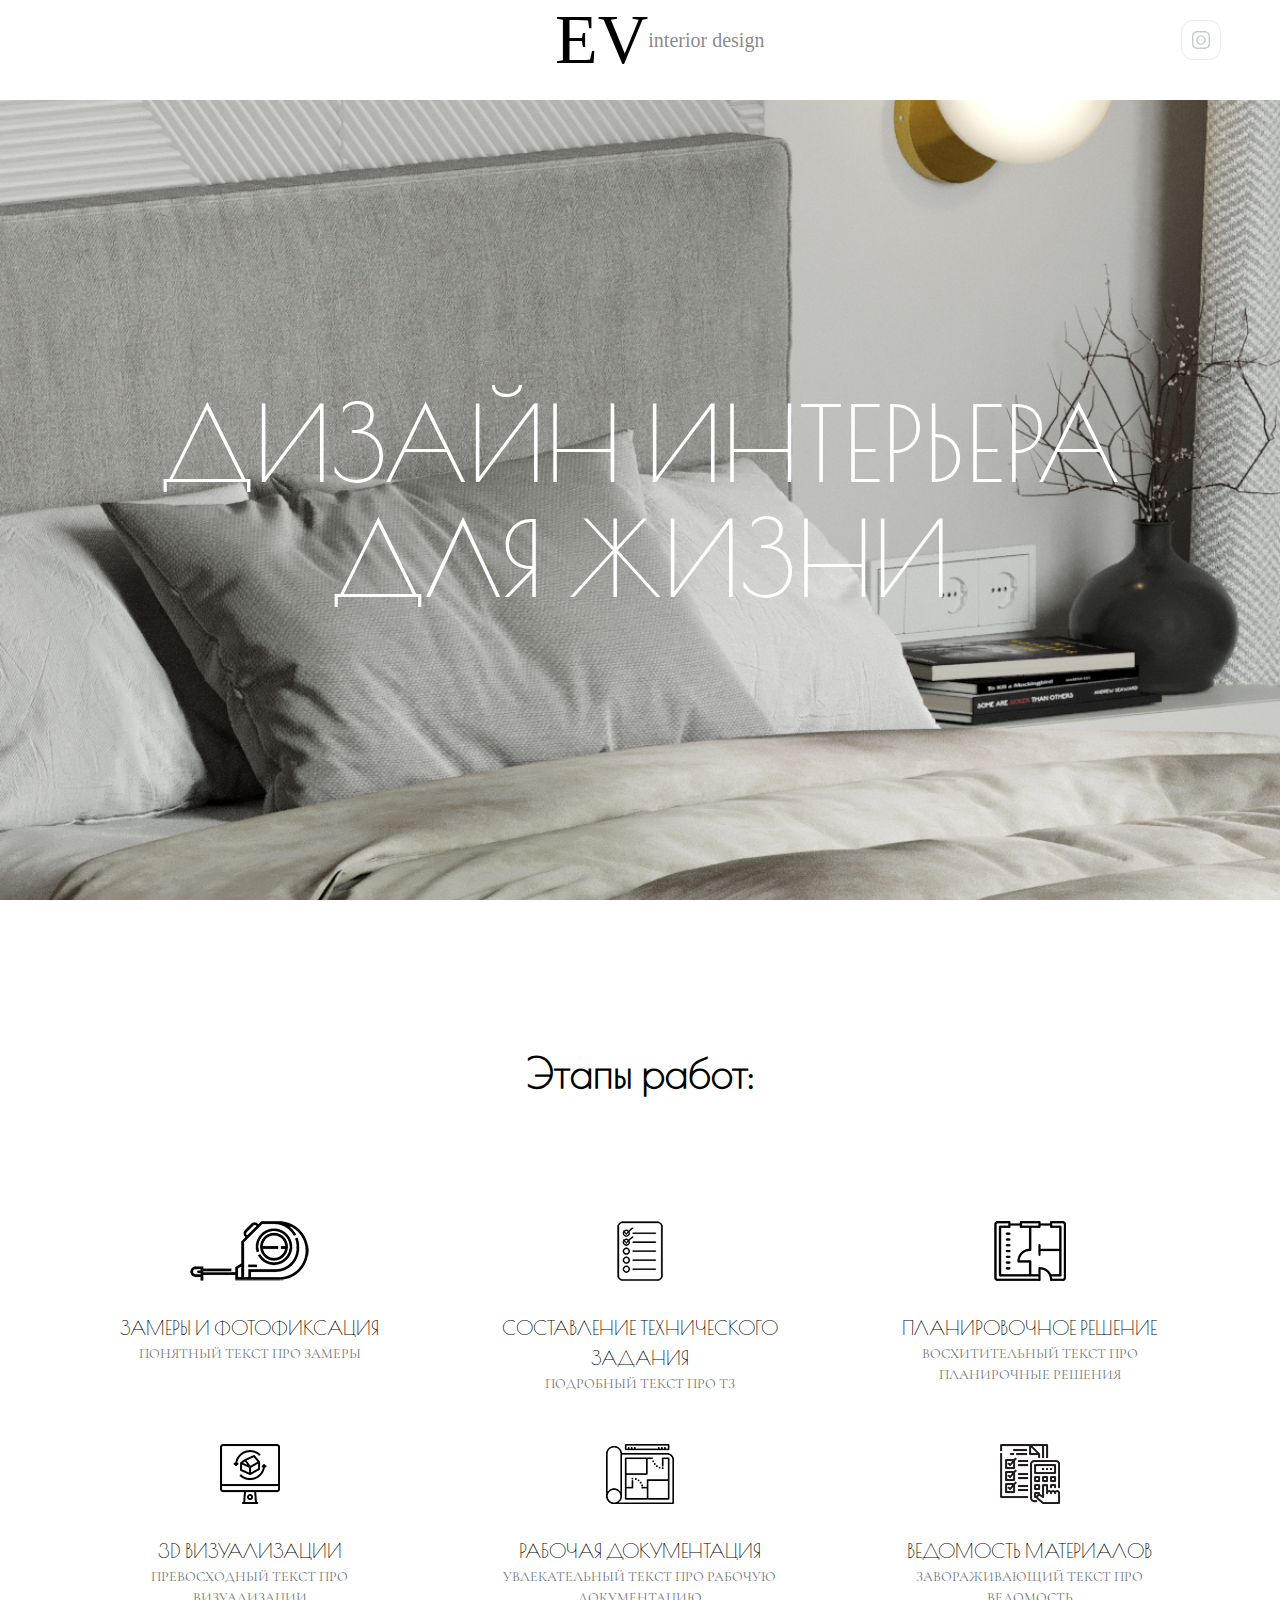
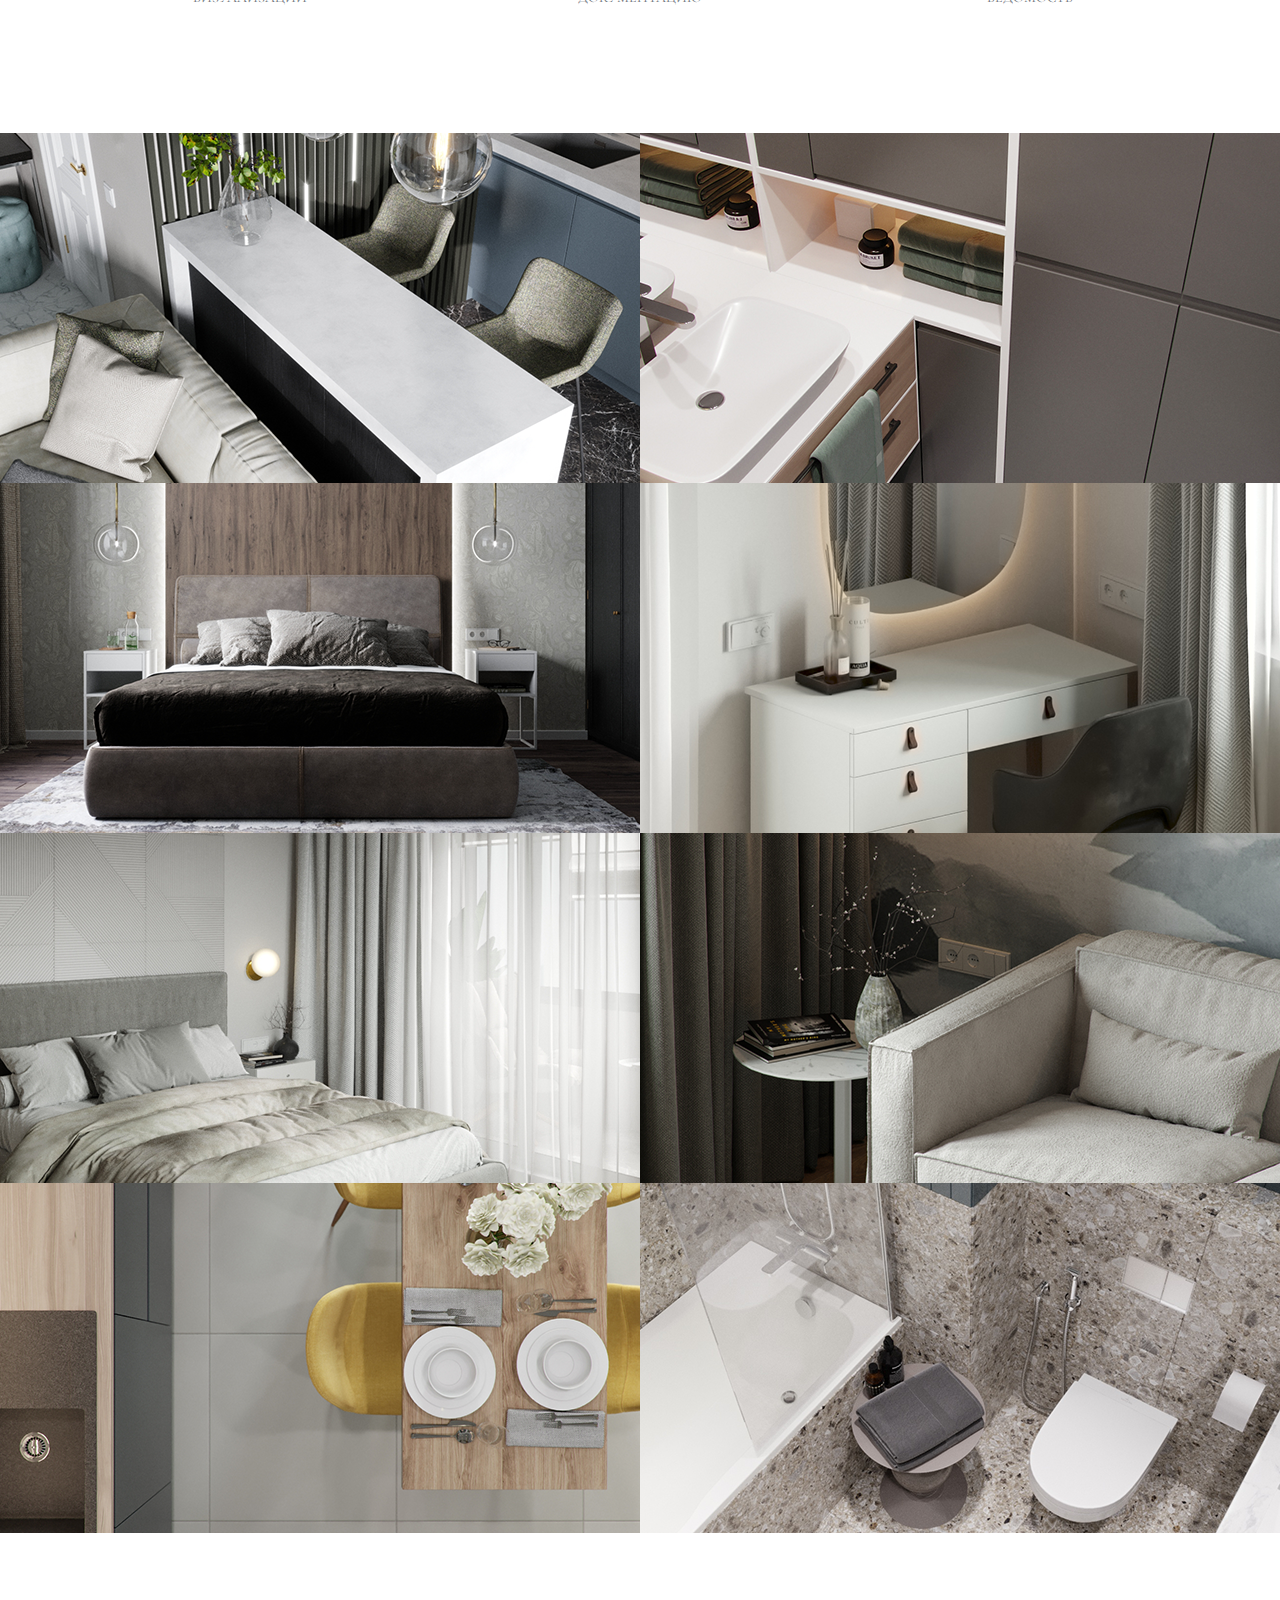
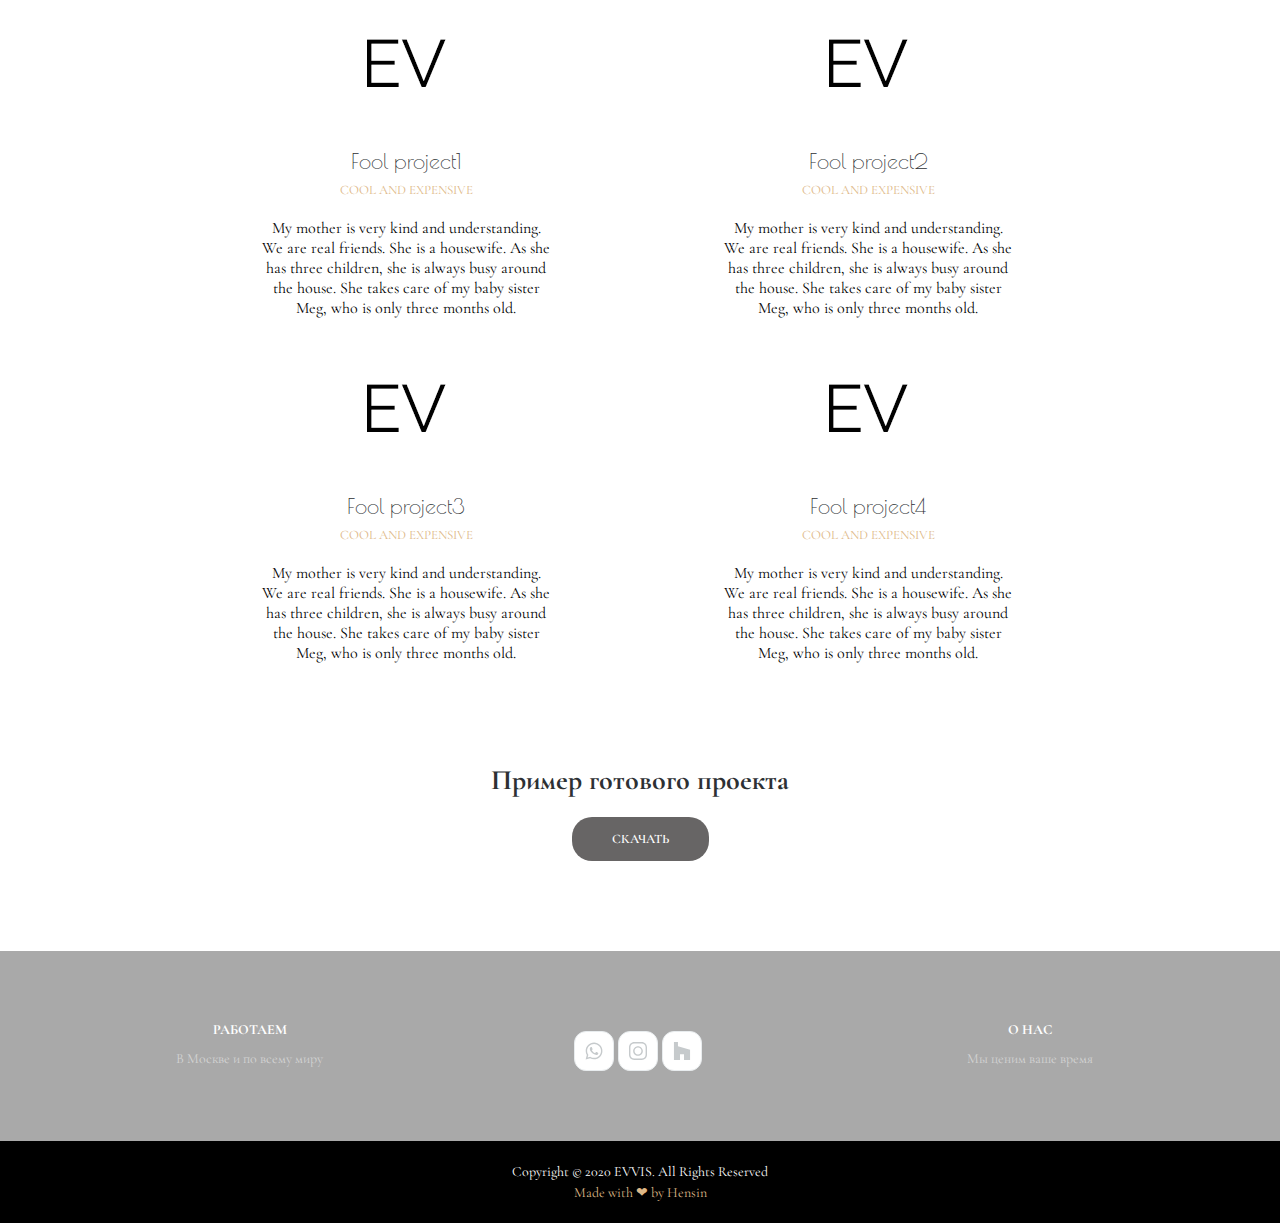
<file: index.html>
<!DOCTYPE html>
<html lang="en">

<head>
    <meta charset="UTF-8">
        <link rel="stylesheet" media="screen" href="https://fontlibrary.org/face/marapfhont" type="text/css" />
    <link rel="stylesheet" media="screen" href="https://fontlibrary.org/face/source-sans-pro" type="text/css" />

    <link href="https://fonts.googleapis.com/css2?family=Cormorant+Garamond:wght@300;400&family=Poiret+One&display=swap" rel="stylesheet">
    <link rel="stylesheet" href="style.css">
    <title>EvVis</title>

</head>

<body>
    <!--SPRITE-->
    <svg style="display: none;
">
        <symbol id="houzz" viewBox="0 0 24 24">
            <g>
                <path d="m14.681 24h8.069v-13.633l-16.151-4.621v-5.746h-5.349v24h8.069v-7.556h5.362z" /> </g>
        </symbol>
        <symbol id="instagram" viewBox="0 0 512 512">
            <g>
                <g>
                    <path d="M363.273,0H148.728C66.719,0,0,66.719,0,148.728v214.544C0,445.281,66.719,512,148.728,512h214.544
            C445.281,512,512,445.281,512,363.273V148.728C512,66.719,445.281,0,363.273,0z M472,363.272C472,423.225,423.225,472,363.273,472
            H148.728C88.775,472,40,423.225,40,363.273V148.728C40,88.775,88.775,40,148.728,40h214.544C423.225,40,472,88.775,472,148.728
            V363.272z" /> </g>
            </g>
            <g>
                <g>
                    <path d="M256,118c-76.094,0-138,61.906-138,138s61.906,138,138,138s138-61.906,138-138S332.094,118,256,118z M256,354
            c-54.037,0-98-43.963-98-98s43.963-98,98-98s98,43.963,98,98S310.037,354,256,354z" /> </g>
            </g>
        </symbol>
        <symbol id="whatsapp" viewBox="-23 -21 682 682.66669">
            <path d="m544.386719 93.007812c-59.875-59.945312-139.503907-92.9726558-224.335938-93.007812-174.804687 0-317.070312 142.261719-317.140625 317.113281-.023437 55.894531 14.578125 110.457031 42.332032 158.550781l-44.992188 164.335938 168.121094-44.101562c46.324218 25.269531 98.476562 38.585937 151.550781 38.601562h.132813c174.785156 0 317.066406-142.273438 317.132812-317.132812.035156-84.742188-32.921875-164.417969-92.800781-224.359376zm-224.335938 487.933594h-.109375c-47.296875-.019531-93.683594-12.730468-134.160156-36.742187l-9.621094-5.714844-99.765625 26.171875 26.628907-97.269531-6.269532-9.972657c-26.386718-41.96875-40.320312-90.476562-40.296875-140.28125.054688-145.332031 118.304688-263.570312 263.699219-263.570312 70.40625.023438 136.589844 27.476562 186.355469 77.300781s77.15625 116.050781 77.132812 186.484375c-.0625 145.34375-118.304687 263.59375-263.59375 263.59375zm144.585938-197.417968c-7.921875-3.96875-46.882813-23.132813-54.148438-25.78125-7.257812-2.644532-12.546875-3.960938-17.824219 3.96875-5.285156 7.929687-20.46875 25.78125-25.09375 31.066406-4.625 5.289062-9.242187 5.953125-17.167968 1.984375-7.925782-3.964844-33.457032-12.335938-63.726563-39.332031-23.554687-21.011719-39.457031-46.960938-44.082031-54.890626-4.617188-7.9375-.039062-11.8125 3.476562-16.171874 8.578126-10.652344 17.167969-21.820313 19.808594-27.105469 2.644532-5.289063 1.320313-9.917969-.664062-13.882813-1.976563-3.964844-17.824219-42.96875-24.425782-58.839844-6.4375-15.445312-12.964843-13.359374-17.832031-13.601562-4.617187-.230469-9.902343-.277344-15.1875-.277344-5.28125 0-13.867187 1.980469-21.132812 9.917969-7.261719 7.933594-27.730469 27.101563-27.730469 66.105469s28.394531 76.683594 32.355469 81.972656c3.960937 5.289062 55.878906 85.328125 135.367187 119.648438 18.90625 8.171874 33.664063 13.042968 45.175782 16.695312 18.984374 6.03125 36.253906 5.179688 49.910156 3.140625 15.226562-2.277344 46.878906-19.171875 53.488281-37.679687 6.601563-18.511719 6.601563-34.375 4.617187-37.683594-1.976562-3.304688-7.261718-5.285156-15.183593-9.253906zm0 0" fill-rule="evenodd" /> </symbol>
    </svg>
    <!--HEADER-->
    <header class="header">
        <div class="container">
            <div class="header__inner">
                <div class="header__logo"> EV </div>
                <div class="header__logo2"> interior design </div>
                  <a class="social__item" href="https://www.instagram.com/ev.msk.ru/?hl=en" target="_blank">
                            <svg class="social__icon">
                                <use xlink:href="#instagram"> </use>
                            </svg>
                        </a>
            </div>
        </div>



    </header>
    <!--/HEADER-->
    <!-----------INTRO--------------->
    <div class="intro">
        <div class="container">
            <div class="intro__inner">
                <h1 class="intro__title">
Дизайн интерьера для жизни</h1>  </div>
        </div>
    </div>
    <!-----------FEATURES------------>
    <div class="container">
        <!--container-->
        <div class="etaps">
            <h1>Этапы работ:</h1></div>
        <div class="features">
            <div class="features__item"> <img class="features__icon" src="images/features/1.png" alt="">
                <h4 class="features__title">
Замеры и фотофиксация</h4>
                <div class="features__text"> ПОНЯТНЫЙ ТЕКСТ ПРО ЗАМЕРЫ </div>
            </div>
            <div class="features__item"> <img class="features__icon" src="images/features/6.png" alt="">
                <h4 class="features__title">
Составление технического задания</h4>
                <div class="features__text"> ПОДРОБНЫЙ ТЕКСТ ПРО ТЗ </div>
            </div>
            <div class="features__item"> <img class="features__icon" src="images/features/5.png" alt="">
                <h4 class="features__title">
Планировочное решение</h4>
                <div class="features__text">ВОСХИТИТЕЛЬНЫЙ ТЕКСТ ПРО ПЛАНИРОЧНЫЕ РЕШЕНИЯ </div>
            </div>
            <div class="features__item"> <img class="features__icon" src="images/features/7.png" alt="">
                <h4 class="features__title">
3D Визуализации</h4>
                <div class="features__text"> ПРЕВОСХОДНЫЙ ТЕКСТ ПРО ВИЗУАЛИЗАЦИИ </div>
            </div>
            <div class="features__item"> <img class="features__icon" src="images/features/12.png" alt="">
                <h4 class="features__title">
Рабочая документация</h4>
                <div class="features__text"> УВЛЕКАТЕЛЬНЫЙ ТЕКСТ ПРО РАБОЧУЮ ДОКУМЕНТАЦИЮ </div>
            </div>
            <div class="features__item"> <img class="features__icon" src="images/features/15.png" alt="">
                <h4 class="features__title">Ведомость материалов</h4>
                <div class="features__text"> ЗАВОРАЖИВАЮЩИЙ ТЕКСТ ПРО ВЕДОМОСТЬ </div>
            </div>
        </div>
        <!--/features-->
    </div>
    <!--/container-->
    <!--WORKS-->
    <div class="works">
        <div class="works__item"> <img class="works__photo" src="images/works/1.png" alt="">
            <div class="works__content">
                <div class="works__title"> Project Name</div>
                <div class="works__text"> User Design </div>
            </div>
        </div>
        <div class="works__item"> <img class="works__photo" src="images/works/10.png" alt="">
            <div class="works__content">
                <div class="works__title"> Project Name</div>
                <div class="works__text"> User Design </div>
            </div>
        </div>
        <div class="works__item"> <img class="works__photo" src="images/works/3.png" alt="">
            <div class="works__content">
                <div class="works__title"> Project Name</div>
                <div class="works__text"> User Design </div>
            </div>
        </div>
        <div class="works__item"> <img class="works__photo" src="images/works/4.png" alt="">
            <div class="works__content">
                <div class="works__title"> Project Name</div>
                <div class="works__text"> User Design </div>
            </div>
        </div>
        <div class="works__item"> <img class="works__photo" src="images/works/6.png" alt="">
            <div class="works__content">
                <div class="works__title"> Project Name</div>
                <div class="works__text"> User Design </div>
            </div>
        </div>
        <div class="works__item"> <img class="works__photo" src="images/works/5.png" alt="">
            <div class="works__content">
                <div class="works__title"> Project Name</div>
                <div class="works__text"> User Design </div>
            </div>
        </div>
        <div class="works__item"> <img class="works__photo" src="images/works/7.png" alt="">
            <div class="works__content">
                <div class="works__title"> Project Name</div>
                <div class="works__text"> User Design </div>
            </div>
        </div>
        <div class="works__item"> <img class="works__photo" src="images/works/8.png" alt="">
            <div class="works__content">
                <div class="works__title"> Project Name</div>
                <div class="works__text"> User Design </div>
            </div>
        </div>
    </div>
    <!--/WORKS-->
    <!--COMPLECTS-->
    <div class="complects">
        <div class="container">
            <div class="complect__inner">
                <div class="complect__item"> <img class="complect__image" src="images/1.png" alt="">
                    <div class="complect__name">Fool project1</div>
                    <div class="complect__rang">Cool and expensive</div>
                    <div class="complect__text"></div>
                    <p>My mother is very kind and understanding. We are real friends. She is a housewife. As she has three children, she is always busy around the house. She takes care of my baby sister Meg, who is only three months old. </p>
                </div>
                <div class="complect__item"> <img class="complect__image" src="images/1.png" alt="">
                    <div class="complect__name">Fool project2</div>
                    <div class="complect__rang">Cool and expensive</div>
                    <div class="complect__text"></div>
                    <p>My mother is very kind and understanding. We are real friends. She is a housewife. As she has three children, she is always busy around the house. She takes care of my baby sister Meg, who is only three months old. </p>
                </div>
                <div class="complect__item"> <img class="complect__image" src="images/1.png" alt="">
                    <div class="complect__name">Fool project3</div>
                    <div class="complect__rang">Cool and expensive</div>
                    <div class="complect__text"></div>
                    <p>My mother is very kind and understanding. We are real friends. She is a housewife. As she has three children, she is always busy around the house. She takes care of my baby sister Meg, who is only three months old.</p>
                </div>
                <div class="complect__item"> <img class="complect__image" src="images/1.png" alt="">
                    <div class="complect__name">Fool project4</div>
                    <div class="complect__rang">Cool and expensive</div>
                    <div class="complect__text"></div>
                    <p>My mother is very kind and understanding. We are real friends. She is a housewife. As she has three children, she is always busy around the house. She takes care of my baby sister Meg, who is only three months old. </p>
                </div>
                <!--/complect__item-->
            </div>
            <!--/complect__inner-->
        </div>
        <!--/container-->
    </div>
    <!--/COMPLECTS-->
    <!--DOWNLOAD-->
    <div class="download">
        <div class="container">
            <h2 class="download__title">
                Пример готового проекта
            </h2>
            <div class="download__text">
                <p></p>
            </div> <a class="btn btn--red" href="download/Letniy_Sad_ITOG_26_03_20.pdf" download>Скачать</a> </div>
    </div>
    <!--/DOWNLOAD-->
    <!--FOOTER-->
    <footer class="footer">
        <div class="container">
            <div class="footer__inner">
                <div class="footer__block">
                    <h4 class="footer__title">
                       Работаем
                   </h4>
                    <div class="footer__text"> В Москве и по всему миру </div>
                </div>
                <div class="footer__block">
                    <h4 class="footer__title">
                       </h4>
                    <div class="social">
                        <a class="social__item" href="https://wa.me/79267563623" target="_blank">
                            <svg class="social__icon">
                                <use xlink:href="#whatsapp"> </use>
                            </svg>
                        </a>
                        <a class="social__item" href="https://www.instagram.com/ev.msk.ru/?hl=en" target="_blank">
                            <svg class="social__icon">
                                <use xlink:href="#instagram"> </use>
                            </svg>
                        </a>
                        <a class="social__item" href="https://www.houzz.ru/hznb/professionaly/dizaynery-interyera/ev-interior-design-pfvwus-pf~1637600043?" target="_blank">
                            <svg class="social__icon">
                                <use xlink:href="#houzz"> </use>
                            </svg>
                        </a>
                    </div>
                </div>
                <div class="footer__block">
                    <h4 class="footer__title">
                       О нас
                   </h4>
                    <div class="footer__text"> Мы ценим ваше время </div>
                </div>
            </div>
        </div>
        <div class="copyright">
            <div class="container">
                <div class="copyright__text">
                    <div>Copyright © 2020 EVVIS. All Rights Reserved</div>
                    <div> <span>Made with ❤ by Hensin</span></div>
                </div>
            </div>
        </div>
    </footer>




</body>

</html>
</file>
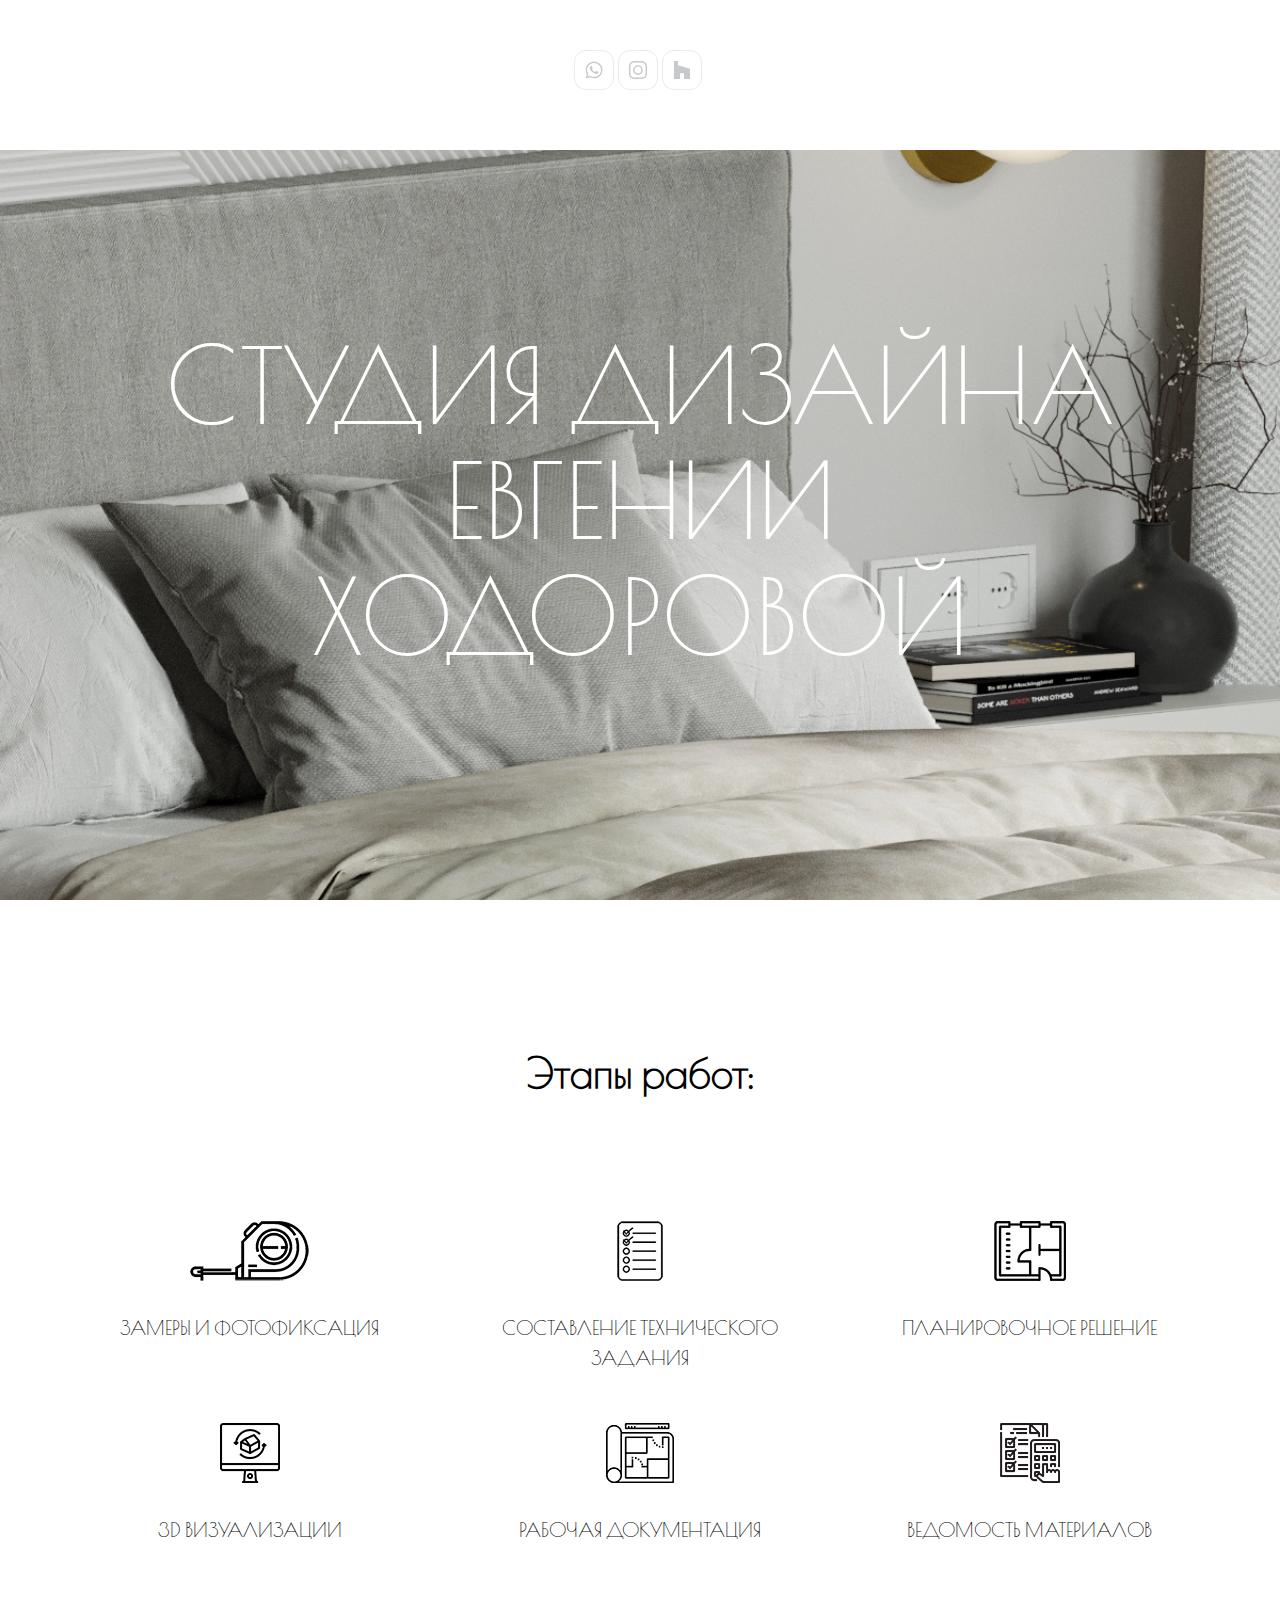
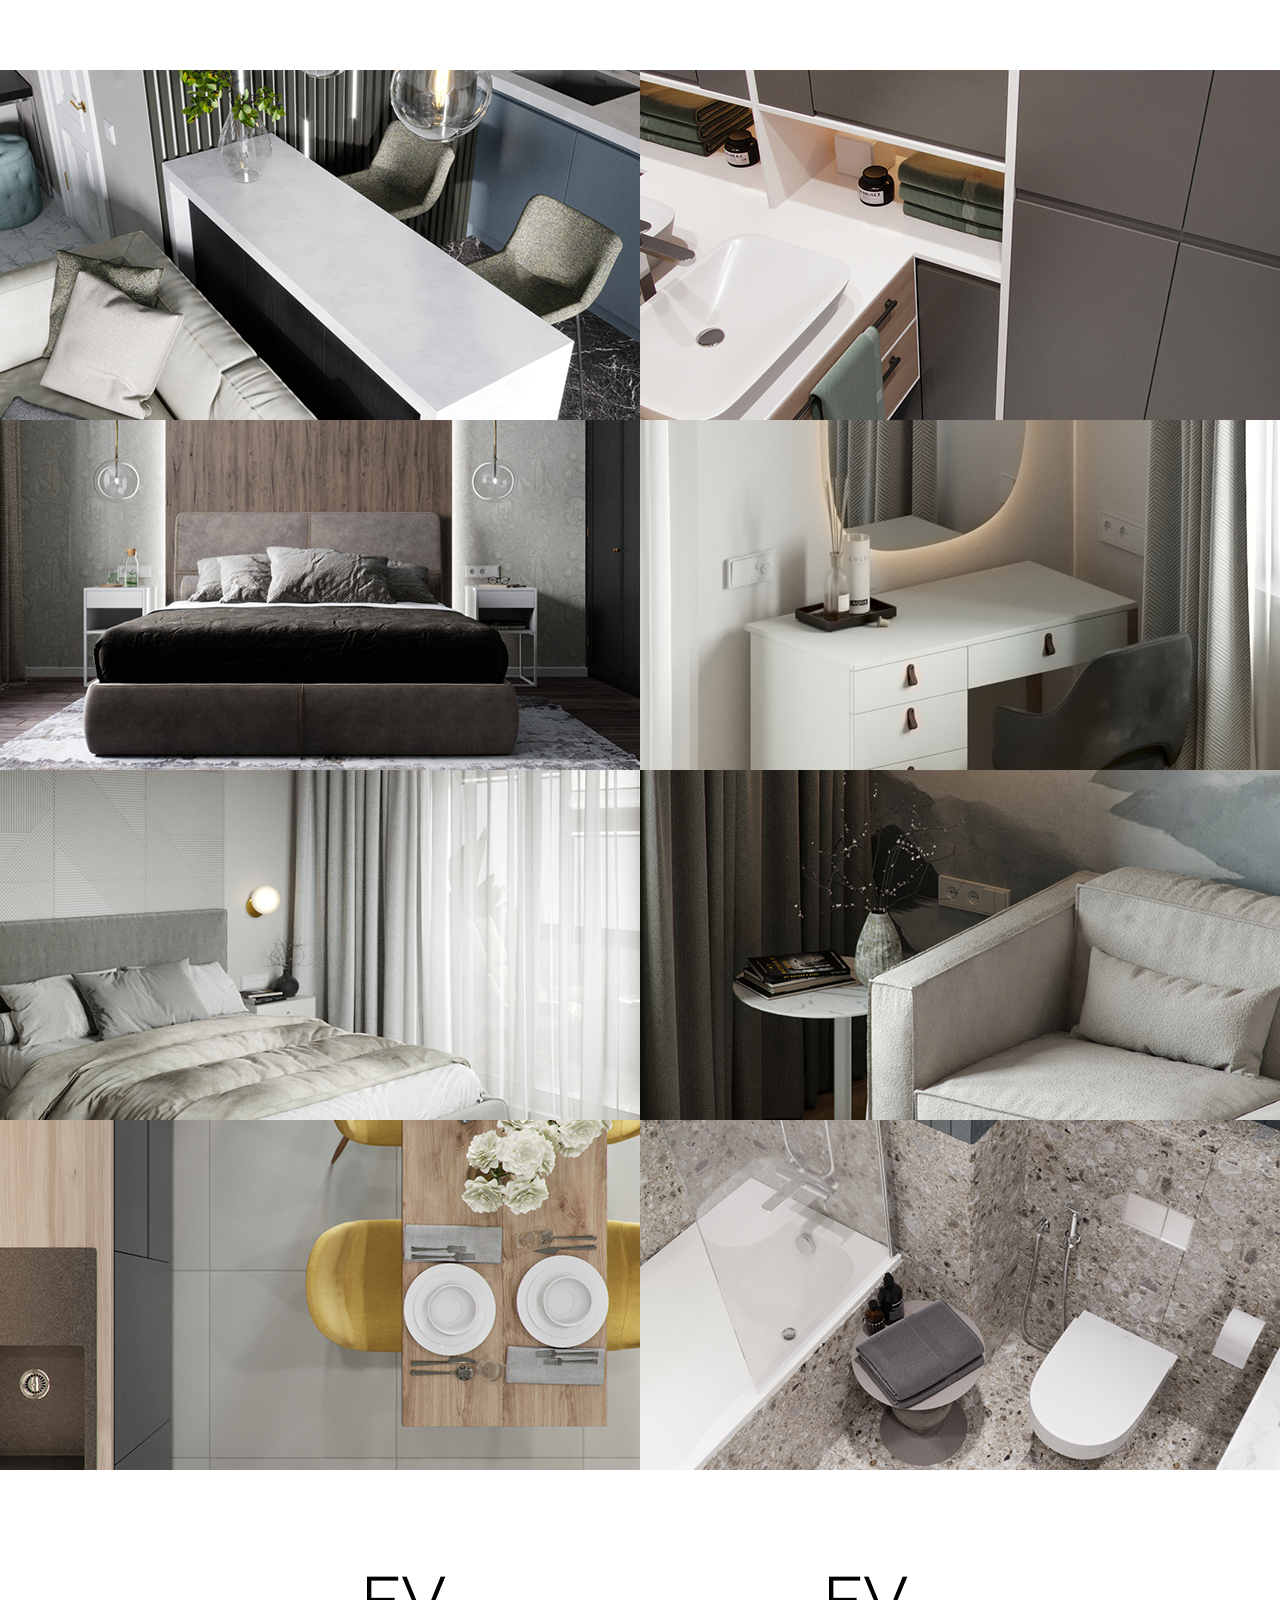
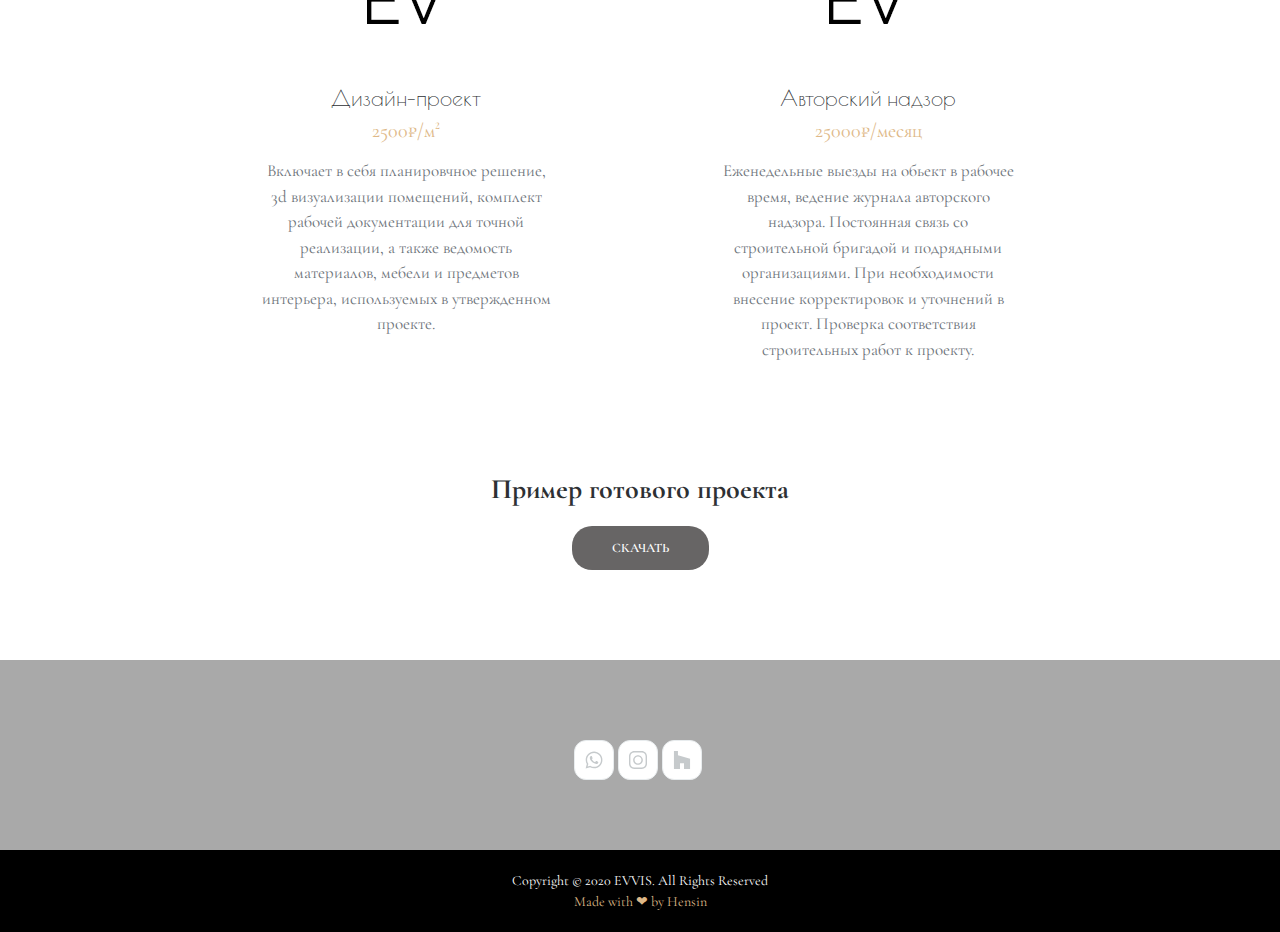
<file: EVVIS-PROJECT/index.html>
<!DOCTYPE html>
<html lang="en">

<head>
    <meta charset="UTF-8">
    <link rel="stylesheet" media="screen" href="https://fontlibrary.org/face/marapfhont" type="text/css" />
    <link rel="stylesheet" media="screen" href="https://fontlibrary.org/face/source-sans-pro" type="text/css" />
    <link href="https://fonts.googleapis.com/css2?family=Cinzel:wght@400;500;700&display=swap" rel="stylesheet">

    <link href="https://fonts.googleapis.com/css2?family=Cormorant+Garamond:wght@300;400&family=Poiret+One&display=swap"
        rel="stylesheet">
    <link rel="stylesheet" href="style.css">
    <title>EvVis</title>

</head>

<body>
    <!--SPRITE-->
    <svg style="display: none;
">
        <symbol id="houzz" viewBox="0 0 24 24">
            <g>
                <path d="m14.681 24h8.069v-13.633l-16.151-4.621v-5.746h-5.349v24h8.069v-7.556h5.362z" />
            </g>
        </symbol>
        <symbol id="instagram" viewBox="0 0 512 512">
            <g>
                <g>
                    <path d="M363.273,0H148.728C66.719,0,0,66.719,0,148.728v214.544C0,445.281,66.719,512,148.728,512h214.544
            C445.281,512,512,445.281,512,363.273V148.728C512,66.719,445.281,0,363.273,0z M472,363.272C472,423.225,423.225,472,363.273,472
            H148.728C88.775,472,40,423.225,40,363.273V148.728C40,88.775,88.775,40,148.728,40h214.544C423.225,40,472,88.775,472,148.728
            V363.272z" />
                </g>
            </g>
            <g>
                <g>
                    <path d="M256,118c-76.094,0-138,61.906-138,138s61.906,138,138,138s138-61.906,138-138S332.094,118,256,118z M256,354
            c-54.037,0-98-43.963-98-98s43.963-98,98-98s98,43.963,98,98S310.037,354,256,354z" />
                </g>
            </g>
        </symbol>
        <symbol id="whatsapp" viewBox="-23 -21 682 682.66669">
            <path
                d="m544.386719 93.007812c-59.875-59.945312-139.503907-92.9726558-224.335938-93.007812-174.804687 0-317.070312 142.261719-317.140625 317.113281-.023437 55.894531 14.578125 110.457031 42.332032 158.550781l-44.992188 164.335938 168.121094-44.101562c46.324218 25.269531 98.476562 38.585937 151.550781 38.601562h.132813c174.785156 0 317.066406-142.273438 317.132812-317.132812.035156-84.742188-32.921875-164.417969-92.800781-224.359376zm-224.335938 487.933594h-.109375c-47.296875-.019531-93.683594-12.730468-134.160156-36.742187l-9.621094-5.714844-99.765625 26.171875 26.628907-97.269531-6.269532-9.972657c-26.386718-41.96875-40.320312-90.476562-40.296875-140.28125.054688-145.332031 118.304688-263.570312 263.699219-263.570312 70.40625.023438 136.589844 27.476562 186.355469 77.300781s77.15625 116.050781 77.132812 186.484375c-.0625 145.34375-118.304687 263.59375-263.59375 263.59375zm144.585938-197.417968c-7.921875-3.96875-46.882813-23.132813-54.148438-25.78125-7.257812-2.644532-12.546875-3.960938-17.824219 3.96875-5.285156 7.929687-20.46875 25.78125-25.09375 31.066406-4.625 5.289062-9.242187 5.953125-17.167968 1.984375-7.925782-3.964844-33.457032-12.335938-63.726563-39.332031-23.554687-21.011719-39.457031-46.960938-44.082031-54.890626-4.617188-7.9375-.039062-11.8125 3.476562-16.171874 8.578126-10.652344 17.167969-21.820313 19.808594-27.105469 2.644532-5.289063 1.320313-9.917969-.664062-13.882813-1.976563-3.964844-17.824219-42.96875-24.425782-58.839844-6.4375-15.445312-12.964843-13.359374-17.832031-13.601562-4.617187-.230469-9.902343-.277344-15.1875-.277344-5.28125 0-13.867187 1.980469-21.132812 9.917969-7.261719 7.933594-27.730469 27.101563-27.730469 66.105469s28.394531 76.683594 32.355469 81.972656c3.960937 5.289062 55.878906 85.328125 135.367187 119.648438 18.90625 8.171874 33.664063 13.042968 45.175782 16.695312 18.984374 6.03125 36.253906 5.179688 49.910156 3.140625 15.226562-2.277344 46.878906-19.171875 53.488281-37.679687 6.601563-18.511719 6.601563-34.375 4.617187-37.683594-1.976562-3.304688-7.261718-5.285156-15.183593-9.253906zm0 0"
                fill-rule="evenodd" />
        </symbol>
    </svg>
    <!--HEADER-->
    <header class="header">
        <div class="container">
            <div class="header__inner">
                <div class="social_top">
                    <a class="social__item" href="https://wa.me/79267563623" target="_blank">
                        <svg class="social__icon">
                            <use xlink:href="#whatsapp"> </use>
                        </svg>
                    </a>
                    <a class="social__item" href="https://www.instagram.com/ev.msk.ru/?hl=en" target="_blank">
                        <svg class="social__icon">
                            <use xlink:href="#instagram"> </use>
                        </svg>
                    </a>
                    <a class="social__item"
                        href="https://www.houzz.ru/hznb/professionaly/dizaynery-interyera/ev-interior-design-pfvwus-pf~1637600043?"
                        target="_blank">
                        <svg class="social__icon">
                            <use xlink:href="#houzz"> </use>
                        </svg>
                    </a>
                </div>
            </div>
        </div>



    </header>
    <!--/HEADER-->
    <!-----------INTRO--------------->
    <div class="intro">
        <div class="container">
            <div class="intro__inner">
                <h1 class="intro__title">
                    Студия дизайна Евгении Ходоровой</h1>
            </div>
        </div>
    </div>
    <!-----------FEATURES------------>
    <div class="container">
        <!--container-->
        <div class="etaps">
            <h1>Этапы работ:</h1>
        </div>
        <div class="features">
            <div class="features__item"> <img class="features__icon" src="images/features/1.png" alt="">
                <h4 class="features__title">
                    Замеры и фотофиксация</h4>
                <div class="features__text"></div>
            </div>
            <div class="features__item"> <img class="features__icon" src="images/features/6.png" alt="">
                <h4 class="features__title">
                    Составление технического задания</h4>
                <div class="features__text"></div>
            </div>
            <div class="features__item"> <img class="features__icon" src="images/features/5.png" alt="">
                <h4 class="features__title">
                    Планировочное решение</h4>
                <div class="features__text"></div>
            </div>
            <div class="features__item"> <img class="features__icon" src="images/features/7.png" alt="">
                <h4 class="features__title">
                    3D Визуализации</h4>
                <div class="features__text"> </div>
            </div>
            <div class="features__item"> <img class="features__icon" src="images/features/12.png" alt="">
                <h4 class="features__title">
                    Рабочая документация</h4>
                <div class="features__text"></div>
            </div>
            <div class="features__item"> <img class="features__icon" src="images/features/15.png" alt="">
                <h4 class="features__title">Ведомость материалов</h4>
                <div class="features__text"></div>
            </div>
        </div>
        <!--/features-->
    </div>
    <!--/container-->
    <!--WORKS-->
    <div class="works">
        <div class="works__item"> <img class="works__photo" src="images/works/1.png" alt="">
            <div class="works__content">
                <div class="works__title"> Project Name</div>
                <div class="works__text"> User Design </div>
            </div>
        </div>
        <div class="works__item"> <img class="works__photo" src="images/works/10.png" alt="">
            <div class="works__content">
                <div class="works__title"> Project Name</div>
                <div class="works__text"> User Design </div>
            </div>
        </div>
        <div class="works__item"> <img class="works__photo" src="images/works/3.png" alt="">
            <div class="works__content">
                <div class="works__title"> Project Name</div>
                <div class="works__text"> User Design </div>
            </div>
        </div>
        <div class="works__item"> <img class="works__photo" src="images/works/4.png" alt="">
            <div class="works__content">
                <div class="works__title"> Project Name</div>
                <div class="works__text"> User Design </div>
            </div>
        </div>
        <div class="works__item"> <img class="works__photo" src="images/works/6.png" alt="">
            <div class="works__content">
                <div class="works__title"> Project Name</div>
                <div class="works__text"> User Design </div>
            </div>
        </div>
        <div class="works__item"> <img class="works__photo" src="images/works/5.png" alt="">
            <div class="works__content">
                <div class="works__title"> Project Name</div>
                <div class="works__text"> User Design </div>
            </div>
        </div>
        <div class="works__item"> <img class="works__photo" src="images/works/7.png" alt="">
            <div class="works__content">
                <div class="works__title"> Project Name</div>
                <div class="works__text"> User Design </div>
            </div>
        </div>
        <div class="works__item"> <img class="works__photo" src="images/works/8.png" alt="">
            <div class="works__content">
                <div class="works__title"> Project Name</div>
                <div class="works__text"> User Design </div>
            </div>
        </div>
    </div>
    <!--/WORKS-->
    <!--COMPLECTS-->
    <div class="complects">
        <div class="container">
            <div class="complect__inner">
                <div class="complect__item"> <img class="complect__image" src="images/1.png" alt="">
                    <div class="complect__name">Дизайн-проект</div>
                    <div class="complect__rang">2500₽/м²</div>
                    <div class="complect__text">Включает в себя планировчное решение, 3d визуализации помещений, комплект рабочей документации для точной реализации, а также ведомость материалов, мебели и предметов интерьера, используемых в утвержденном проекте.</div>
                    
                </div>
                <div class="complect__item"> <img class="complect__image" src="images/1.png" alt="">
                    <div class="complect__name">Авторский надзор</div>
                    <div class="complect__rang">25000₽/месяц</div>
                    <div class="complect__text">Еженедельные выезды на обьект в рабочее время, ведение журнала авторского надзора. Постоянная связь со строительной бригадой и подрядными организациями. При необходимости внесение корректировок и уточнений в проект. Проверка соответствия строительных работ к проекту. </div>
                    <p> </p>
                </div>
                
                <!--/complect__item-->
            </div>
            <!--/complect__inner-->
        </div>
        <!--/container-->
    </div>
    <!--/COMPLECTS-->
    <!--DOWNLOAD-->
    <div class="download">
        <div class="container">
            <h2 class="download__title">
                Пример готового проекта
            </h2>
            <div class="download__text">
                <p></p>
            </div> <a class="btn btn--red" href="download/Letniy_Sad_ITOG_26_03_20.pdf" download>Скачать</a>
        </div>
    </div>
    <!--/DOWNLOAD-->
    <!--FOOTER-->
    <footer class="footer">
        <div class="container">
            <div class="footer__inner">
                
                <div class="footer__block">
                    <h4 class="footer__title">
                    </h4>
                    <div class="social">
                        <a class="social__item" href="https://wa.me/79267563623" target="_blank">
                            <svg class="social__icon">
                                <use xlink:href="#whatsapp"> </use>
                            </svg>
                        </a>
                        <a class="social__item" href="https://www.instagram.com/ev.msk.ru/?hl=en" target="_blank">
                            <svg class="social__icon">
                                <use xlink:href="#instagram"> </use>
                            </svg>
                        </a>
                        <a class="social__item"
                            href="https://www.houzz.ru/hznb/professionaly/dizaynery-interyera/ev-interior-design-pfvwus-pf~1637600043?"
                            target="_blank">
                            <svg class="social__icon">
                                <use xlink:href="#houzz"> </use>
                            </svg>
                        </a>
                    </div>
                </div>
               
            </div>
        </div>
        <div class="copyright">
            <div class="container">
                <div class="copyright__text">
                    <div>Copyright © 2020 EVVIS. All Rights Reserved</div>
                    <div> <span>Made with ❤ by Hensin</span></div>
                </div>
            </div>
        </div>
    </footer>




</body>

</html>
</file>
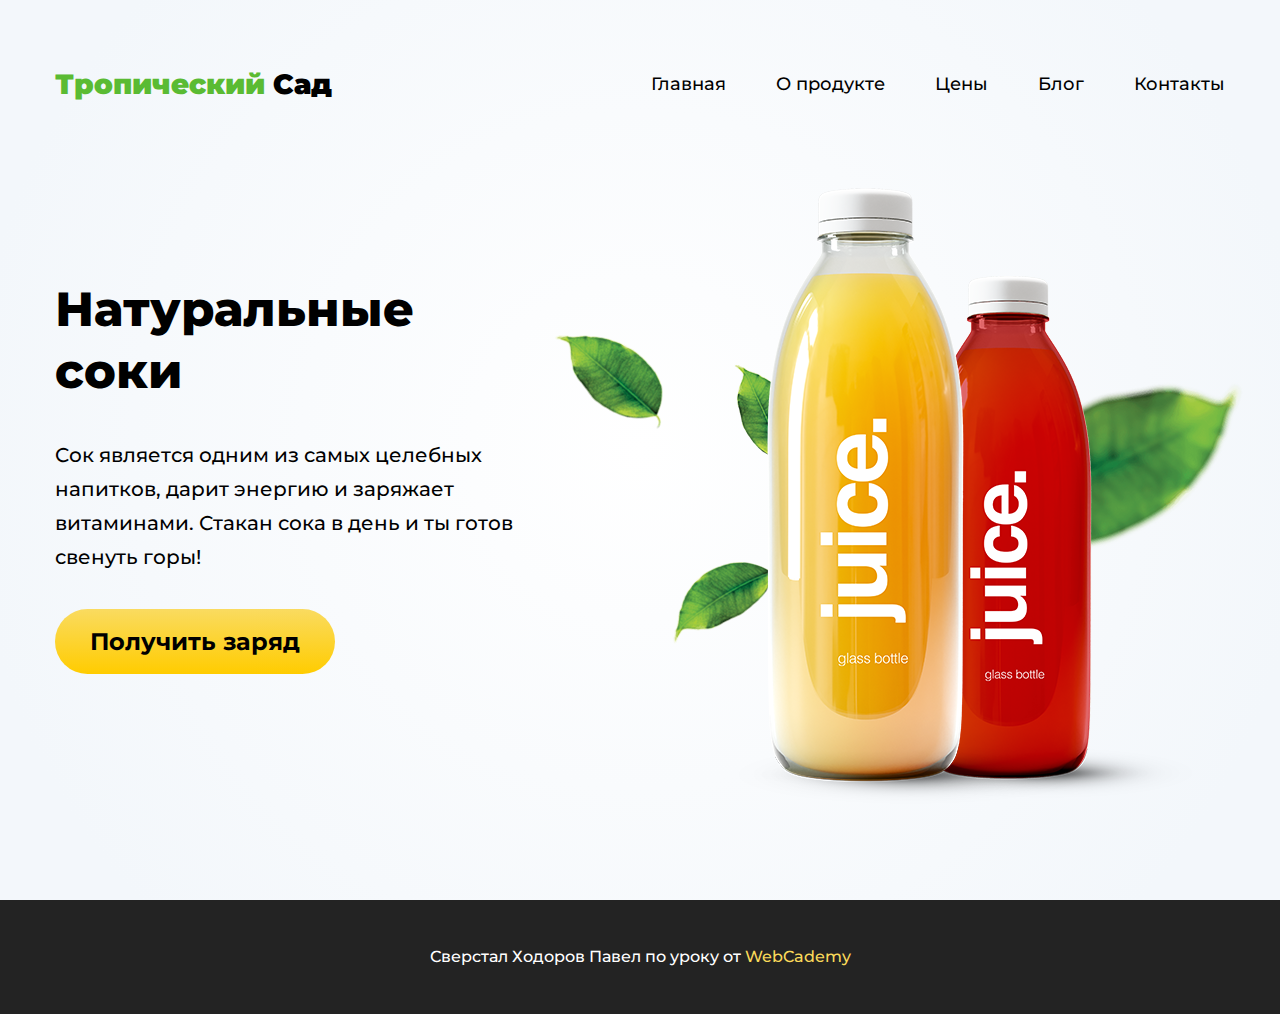
<file: JUICE-PROJECT/index.html>
<!DOCTYPE html>
<html lang="en">

<head>
    <meta charset="UTF-8">
    <meta name="viewport" content="width=device-width, initial-scale=1.0">
    <title>Document</title>
    <link rel="stylesheet" href="css/main.css">
    <link href="https://fonts.googleapis.com/css2?family=Montserrat:wght@500;700;800;900&display=swap" rel="stylesheet">
    <link rel="stylesheet" href="https://cdnjs.cloudflare.com/ajax/libs/font-awesome/5.14.0/css/all.min.css"
        integrity="sha512-1PKOgIY59xJ8Co8+NE6FZ+LOAZKjy+KY8iq0G4B3CyeY6wYHN3yt9PW0XpSriVlkMXe40PTKnXrLnZ9+fkDaog=="
        crossorigin="anonymous" />
</head>

<body>
    <header class="header">
        <div class="container">
            <nav class="nav-wrapper">

                <div class="logo"> <span> Тропический</span> Сад </div>
                <ul class="nav">
                    <li class="nav__item">
                        <a class="nav__link" href="#">Главная</a>
                    </li>
                    <li class="nav__item">
                        <a class="nav__link" href="#">О продукте</a>
                    </li>
                    <li class="nav__item">
                        <a class="nav__link" href="#">Цены</a>
                    </li>
                    <li class="nav__item">
                        <a class="nav__link" href="#">Блог</a>
                    </li>
                    <li class="nav__item">
                        <a class="nav__link" href="#">Контакты</a>
                    </li>

                </ul>
            </nav>
            <div class="header-content">
                <div class="header-desc">
                    <h1 class="header__title">Натуральные соки</h1>
                    <div class="header__text">
                        <p> Cок является одним из самых целебных напитков, дарит энергию и заряжает витаминами. Стакан
                            сока в день и ты готов свенуть горы!
                        </p>
                    </div>
                    <a href="#" class="header__btn">Получить заряд</a>



                </div>
                <div class="header-photo">
                    <img src="img/product.png" alt="Photo">
                </div>
            </div>
            <div class="header-social">
                <a class="header__social-item" href="#"><i class="fab fa-vk"></i></a>
                <a class="header__social-item" href="#"><i class="fab fa-instagram"></i></a>
                <a class="header__social-item" href="#"><i class="fab fa-twitter"></i></a>
                <a class="header__social-item" href="#"><i class="fab fa-facebook-f"></i></a>

            </div>
        </div>


    </header>
    <footer class="footer">
        <p> Сверстал Ходоров Павел по уроку от <a href="https://WebCademy.ru"> WebCademy</a></p>
    </footer>
</body>

</html>
</file>
<file: style.css>
body{
    margin:0;
   font-family: 'Cormorant Garamond', serif;
}

*,
*:before,
*:after
{
    box-sizing: border-box;
}

h1,
h2,
h3,
h4,
h5,
h6 {
    margin: 0;
}

p {
    margin: 0 0 10px;
}


/*===================CONTAINER=====================*/

.container {
    width: 100%;
    max-width: 1200px;
    margin: 0 auto;
    padding: 0 15px;
}


/*===================HEADER=====================*/

.header {
    width: 100%;
    height: 100px;
    position: absolute;
    left: 0;
    right: 0;
    z-index: 1000;
    background: #fff;
}

.header__inner {
    display: flex;
    justify-content: space-between;
    padding-bottom: 295px;
    align-items: center;
}

.header__logo {
    font-family: 'MarapfhontBook';
    font-weight: normal;
    font-style: normal;
    font-size: 70px;
    color: #000;
    margin-left: 500px;
}

.header__logo2 {
    font-family: 'SourceSansProRegular';
    font-weight: normal;
    font-style: normal;
    font-size: 20px;
    color: rgb(84, 84, 84, 0.7);
    margin-right: auto;

}
/*===================Intro=====================*/

.intro {
    display: flex;
    flex-direction: column;
    justify-content: center;
    height: 900px;
    padding-top: 100px;
    background: #000 url("images/2.png") center no-repeat;
    background-size: cover;
}

.intro__inner {
    width: 100%;
    max-width: 970px;
    margin: 0 auto;
    text-align: center;
}

.intro__title {
    font-family: 'Poiret One', cursive;
    font-size: 105px;
    color: #fff;
    line-height: 1.1;
    font-weight: 500;
    text-transform: uppercase;
    text-align: center;
    margin: 45px 0;
}


/*===================BUTTON=====================*/

.btn {
    display: inline-block;
    vertical-align: top;
    font-size: 13px;
    color: #fff;
    border: 0;
    cursor: pointer;
    border-radius: 20px;
    padding: 14px 40px;
    font-weight: 600;
    text-transform: uppercase;
    text-decoration: none;
    transition: background .1s linear;
}

.btn--red {
    background-color: rgba(38, 36, 36, 0.7)
}

.btn--red:hover {
    background-color: #3c3939;
    color: rgba(162, 143, 78, 0.5);
    transition: background .1s linear;
}


/*===================ETAPS=====================*/

.etaps {
    text-align: center;
    padding-top: 150px;
    font-family: 'Poiret One', cursive;
    font-size: 20px;
    color: #000;
}


/*===================FEATURES=====================*/

.features {
    display: flex;
    flex-wrap: wrap;
    margin: 100px 0;
    line-height: 1.5;
}

.features__item {
    padding: 0 40px;
    margin: 25px 0;
    width: 33.33333%;
    text-align: center;
}

.features__icon {
    margin-bottom: 25px;
}

.features__title {
    font-family: 'Poiret One', cursive;
    font-size: 20px;
    color: #000;
    font-weight: 400;
    text-transform: uppercase;
}

.features__text {
    font-size: 14px;
    line-height: 1.5;
    color: #6c7279;
}


/*===================WORKS=====================*/

.works {
    display: flex;
    flex-wrap: wrap;
}

.works__item {
    width: 25%;
    height: 350px;
    position: relative;
    overflow: hidden;
}

.works__item:hover .works__content {
    opacity: 1;
    border-bottom: 1px solid #fff;
    border-right: 1px solid #fff;
}

.works__photo {
    position: absolute;
    min-width: 100%;
    top: 50%;
    left: 50%;
    z-index: 1;
    transform: translate3d(-50%, -50%, 0);
}

.works__content {
    display: flex;
    flex-direction: column;
    justify-content: center;
    text-align: center;
    opacity: 0;
    width: 100%;
    height: 100%;
    background-color: rgba(162, 143, 78, 0.7);
    position: absolute;
    top: 0;
    left: 0;
    z-index: 2;
    transition: opacity .2s linear;
}

.works__title {
    margin-bottom: 5px;
    font-size: 25px;
    color: #fff;
    text-transform: uppercase;
    font-family: 'Poiret One', cursive;
}

.works__text {
    font-size: 18px;
    color: #fff;
    font-family: 'Cormorant Garamond', serif;
}


/*===================COMPLECTS=====================*/

.complects {
    margin: 50px 0;
    text-align: center;
}

.complect__inner {
    display: flex;
    flex-wrap: wrap;
    margin: 0 105px
}

.complect__item {
    width: 50%;
    padding: 0 45px;
}

.complect__image {
    margin-bottom: 10px;
    display: block;
    max-width: 100%;
    height: auto;
    margin: auto;
}

.complect__name {
    font-family: 'Poiret One', cursive;
    margin-bottom: 8px;
    font-size: 22px;
    color: #2d3033;
}

.complect__rang {
    margin-bottom: 15px;
    font-size: 13px;
    color: burlywood;
    text-transform: uppercase;
}

.complect__text {
    
    margin-bottom: 20px;
    font-size: 14px;
    color: #6c7279;
    line-height: 1.5;
}


/*===================DOWNLOAD=====================*/

.download {
    margin: 90px 0;
    text-align: center;
}

.download__title {
    margin-bottom: 5px;
    font-size: 28px;
    color:#2d3033;
    }

.download__text {
    font-family: 'Poiret One', cursive;
    margin-bottom: 20px;
    font-size: 13px;
    color: #2d3033;
    font-weight: 700;
}


/*===================SOCIAL=====================*/

.social {
    display: flex;
    justify-content: center;
}

.social__item {
    display: flex;
    border-radius: 12px;
    justify-content: center;
    align-items: center;
    width: 40px;
    height: 40px;
    border: 1px solid #e8ecee;
    margin-right: 4px;
    background-color: #fff;
    transition: background .1s linear;
}


.social__item:hover {
    background-color: #e8ecee;
}

.social__item:hover .social__icon {
    fill: #000;
}

.social__icon {
    fill: #c6cacc;
    height: 18px;
    display: block;
    transition: fill .1s linear;
}


/*===================FOOTER=====================*/

.footer {
    background-color: darkgrey;
}

.footer__inner {
    padding: 70px 0;
    display: flex;
    flex-wrap: wrap;
}

.footer__block {
    width: 33.33333%;
    text-align: center;
}

.footer__title {
    text-transform: uppercase;
    font-size: 14px;
    font-weight: 700;
    color: #fff;
    margin-bottom: 10px;
}

.footer__text {
    color: rgba(255, 255, 255, .5);
    font-style: normal;
    font-size: 14px;
    line-height: 1.5;
}


/*===================COPYRIGHT=====================*/

.copyright {
    padding: 20px 0;
    background-color: black;
}

.copyright__text {
    text-align: center;
    font-size: 14px;
    color: #fff;
    line-height: 1.5;
}

.copyright__text span {
    color: burlywood;
}


/*====================MEDIA=====================*/

@media(max-width:1366px) {
    .works__item {
        width: 50%
    }
    .complect__item {
        width: 45%;
        padding: 0 70px;
        margin-left: 30px;
        justify-content: center;
    }
    .header__logo {
        margin-left: 500px;
    }
}

@media(max-width:1024px) {
    .works__item {
        width: 50%;
    }
    .complect__item {
        width: 45%;
        padding: 0 70px;
        margin-left: 30px;

    }
    .header__logo {
        margin-left: 400px;
    }
}

@media(max-width:991px) {
   /*.nav {
        display: none;
    }
    .flat {
        display: block;
    }*/
    .intro__title {
        font-size: 40px;
    }
    .features__item {
        width: 50%;
    }
    .complect__item {
        width: 50%;
        text-align: center;
        margin-left: 200px;
    }
    .header__logo {
        margin-left: 400px;
    }
}

@media(max-width:767px) {
    .intro {
        height: auto;
    }
    .features__item {
        width: 100%;
        padding-left: 0;
        padding-right: 0;
    }
    .intro__title {
        font-size: 30px;
        margin-bottom: 30px;
    }
    .intro__inner {
        margin-bottom: 30px;
    }
    .works__item {
        width: 100%;
        height: 300px;
    }
    .complect__item {
        width: 100%;
    }
    .header__logo {
        margin-left: 400px;
    }
}

@media(max-width:375px) {
    .complect__image {
        margin: 130px;
    }
    .works__item {
        width: 100%;
    }
    .header__logo {
        margin-left: 400px;
    }
}
</file>
<file: EVVIS-PROJECT/style.css>
body {
    margin: 0;
    font-family: 'Cormorant Garamond', serif;
}

*,
*:before,
*:after {
    box-sizing: border-box;
}

h1,
h2,
h3,
h4,
h5,
h6 {
    margin: 0;
}

p {
    margin: 0 0 10px;
}


/*===================CONTAINER=====================*/

.container {
    width: 100%;
    max-width: 1200px;
    margin: 0 auto;
    padding: 0 15px;
}


/*===================HEADER=====================*/

.header {
    width: 100%;
    height: 150px;
    position: absolute;
    left: 0;
    right: 0;
    z-index: 1000;
    background: #fff;
    display: flex;
    justify-content: center;
    
}


.header__inner {
    display: flex;
    justify-content: center;
    padding-bottom: 295px;
    align-items: center;
    
}

.header__logo {
    font-family: 'Cinzel', serif;
    
    font-style: normal;
    font-size: 49px;

    color: #000;
    margin-left: 100px;
    margin-right: 100px;
    margin-top: 20px;
    font-weight: 400;
}

.header__logo_ev{
    font-family:'MarapfhontBook';
    letter-spacing: 1px ;
    margin-left: 90px;
    font-size: 80px;

    color: #000;

    margin-top: 20px;
    
}


/*===================Intro=====================*/

.intro {
    display: flex;
    flex-direction: column;
    justify-content: center;
    height: 900px;
    padding-top: 100px;
    background: #000 url("images/2.png") center no-repeat;
    background-size: cover;
}

.intro__inner {
    width: 100%;
    max-width: 970px;
    margin: 0 auto;
    text-align: center;
}

.intro__title {
    font-family: 'Poiret One', cursive;
    font-size: 105px;
    color: #fff;
    line-height: 1.1;
    font-weight: 500;
    text-transform: uppercase;
    text-align: center;
    margin: 45px 0;
}


/*===================BUTTON=====================*/

.btn {
    display: inline-block;
    vertical-align: top;
    font-size: 13px;
    color: #fff;
    border: 0;
    cursor: pointer;
    border-radius: 20px;
    padding: 14px 40px;
    font-weight: 600;
    text-transform: uppercase;
    text-decoration: none;
    transition: background .1s linear;
}

.btn--red {
    background-color: rgba(38, 36, 36, 0.7)
}

.btn--red:hover {
    background-color: #3c3939;
    color: rgba(162, 143, 78, 0.5);
    transition: background .1s linear;
}


/*===================ETAPS=====================*/

.etaps {
    text-align: center;
    padding-top: 150px;
    font-family: 'Poiret One', cursive;
    font-size: 20px;
    color: #000;
}


/*===================FEATURES=====================*/

.features {
    display: flex;
    flex-wrap: wrap;
    margin: 100px 0;
    line-height: 1.5;
}

.features__item {
    padding: 0 40px;
    margin: 25px 0;
    width: 33.33333%;
    text-align: center;
}

.features__icon {
    margin-bottom: 25px;
}

.features__title {
    font-family: 'Poiret One', cursive;
    font-size: 20px;
    color: #000;
    font-weight: 400;
    text-transform: uppercase;
}

.features__text {
    font-size: 14px;
    line-height: 1.5;
    color: #6c7279;
}


/*===================WORKS=====================*/

.works {
    display: flex;
    flex-wrap: wrap;
}

.works__item {
    width: 25%;
    height: 350px;
    position: relative;
    overflow: hidden;
}

.works__item:hover .works__content {
    opacity: 1;
    border-bottom: 1px solid #fff;
    border-right: 1px solid #fff;
}

.works__photo {
    position: absolute;
    min-width: 100%;
    top: 50%;
    left: 50%;
    z-index: 1;
    transform: translate3d(-50%, -50%, 0);
}

.works__content {
    display: flex;
    flex-direction: column;
    justify-content: center;
    text-align: center;
    opacity: 0;
    width: 100%;
    height: 100%;
    background-color: rgba(162, 143, 78, 0.7);
    position: absolute;
    top: 0;
    left: 0;
    z-index: 2;
    transition: opacity .2s linear;
}

.works__title {
    margin-bottom: 5px;
    font-size: 25px;
    color: #fff;
    text-transform: uppercase;
    font-family: 'Poiret One', cursive;
}

.works__text {
    font-size: 18px;
    color: #fff;
    font-family: 'Cormorant Garamond', serif;
}


/*===================COMPLECTS=====================*/

.complects {
    margin: 50px 0;
    text-align: center;
}

.complect__inner {
    display: flex;
    flex-wrap: wrap;
    margin: 0 105px
}

.complect__item {
    width: 50%;
    padding: 0 45px;
}

.complect__image {
    margin-bottom: 10px;
    display: block;
    max-width: 100%;
    height: auto;
    margin: auto;
}

.complect__name {
    font-family: 'Poiret One', cursive;
    margin-bottom: 8px;
    font-size: 22px;
    color: #2d3033;
}

.complect__rang {
    margin-bottom: 15px;
    font-size: 20px;
    color: burlywood;
   
}

.complect__text {

    margin-bottom: 20px;
    font-size: 17px;
    color: #6c7279;
    line-height: 1.5;
}


/*===================DOWNLOAD=====================*/

.download {
    margin: 90px 0;
    text-align: center;
}

.download__title {
    margin-bottom: 5px;
    font-size: 28px;
    color: #2d3033;
}

.download__text {
    font-family: 'Poiret One', cursive;
    margin-bottom: 20px;
    font-size: 13px;
    color: #2d3033;
    font-weight: 700;
}


/*===================SOCIAL=====================*/

.social {
    display: flex;
    justify-content: center;
}
.social_top {
    display: flex;
    justify-content: center;
    margin-top: 50px;
    
}

.social__item {
    display: flex;
    border-radius: 12px;
    justify-content: center;
    align-items: center;
    width: 40px;
    height: 40px;
    border: 1px solid #e8ecee;
    margin-right: 4px;
    background-color: #fff;
    transition: background .1s linear;
}

.social__item_inst {
    display: flex;
    border-radius: 12px;
    justify-content: center;
    align-items: center;
    width: 40px;
    height: 40px;
    border: 1px solid #e8ecee;
    margin-right: 4px;
    margin-top: 30px;
    background-color: #fff;
    transition: background .1s linear;
}


.social__item:hover {
    background-color: #e8ecee;
}

.social__item:hover .social__icon {
    fill: #000;
}

.social__icon {
    fill: #c6cacc;
    height: 18px;
    display: block;
    transition: fill .1s linear;
}


/*===================FOOTER=====================*/

.footer {
    background-color: darkgrey;
}

.footer__inner {
    padding: 70px 0;
    display: flex;
    flex-wrap: wrap;
    justify-content: center;
}

.footer__block {
    width: 33.33333%;
    text-align: center;
}

.footer__title {
    text-transform: uppercase;
    font-size: 14px;
    font-weight: 700;
    color: #fff;
    margin-bottom: 10px;
}

.footer__text {
    color: rgba(255, 255, 255, .5);
    font-style: normal;
    font-size: 14px;
    line-height: 1.5;
}


/*===================COPYRIGHT=====================*/

.copyright {
    padding: 20px 0;
    background-color: black;
}

.copyright__text {
    text-align: center;
    font-size: 14px;
    color: #fff;
    line-height: 1.5;
}

.copyright__text span {
    color: burlywood;
}


/*====================MEDIA=====================*/

@media(max-width:1366px) {
    .works__item {
        width: 50%
    }

    .complect__item {
        width: 45%;
        padding: 0 70px;
        margin-left: 30px;
        justify-content: center;
    }

    .header__logo {
        margin-left: 500px;
    }
}

@media(max-width:1024px) {
    .works__item {
        width: 50%;
    }

    .complect__item {
        width: 45%;
        padding: 0 70px;
        margin-left: 30px;

    }

    .header__logo {
        margin-left: 400px;
    }
}

@media(max-width:991px) {

    /*.nav {
        display: none;
    }
    .flat {
        display: block;
    }*/
    .intro__title {
        font-size: 40px;
    }

    .features__item {
        width: 50%;
    }

    .complect__item {
        width: 50%;
        text-align: center;
        margin-left: 200px;
    }

    .header__logo {
        margin-left: 400px;
    }
}

@media(max-width:767px) {
    .intro {
        height: auto;
    }

    .features__item {
        width: 100%;
        padding-left: 0;
        padding-right: 0;
    }

    .intro__title {
        font-size: 30px;
        margin-bottom: 30px;
    }

    .intro__inner {
        margin-bottom: 30px;
    }

    .works__item {
        width: 100%;
        height: 300px;
    }

    .complect__item {
        width: 100%;
    }

    .header__logo {
        margin-left: 400px;
    }
}

@media(max-width:375px) {
    .complect__image {
        margin: 130px;
    }

    .works__item {
        width: 100%;
    }

    .header__logo {
        margin-left: 400px;
    }
}
</file>
<file: JUICE-PROJECT/css/main.css>
* {
    box-sizing: border-box;
}




body {
    margin: 0;
    font-family: 'Montserrat', sans-serif;
    color: #000000;
    font-weight: 500;
}



.header {
    width: 100%;
    height: 900px;
    background-color: #f3f7fb;
    background-image: radial-gradient(circle 675px at center, #ffffff 0%, #f3f7fb 100%);
}


.container {
    width: 1170px;
    margin-left: auto;
    margin-right: auto;

}

.nav-wrapper {
    display: flex;
    flex-direction: row;
    justify-content: space-between;
    align-items: center;
    padding-top: 70px;
    margin-bottom: 90px;
}


.logo {
    font-size: 28px;
    font-weight: 900;
    line-height: 1;
    color: #000000;
}

.logo span {
    color: #5abb33;

}

.nav {
    display: flex;
    margin: 0;
    padding: 0;
    list-style: none;
}

.nav__item {
    margin-right: 50px;

}

.nav__item:last-child {
    margin-right: 0;
}

.nav__link {
    color: #000000;
    text-decoration: none;
    font-size: 18px;
    font-weight: 500;
    line-height: 1;
}

.nav__link:hover {
    opacity: 0.8;
}

.header-content {
    display: flex;
    justify-content: space-between;
    flex-direction: row;

}

.header-desc {
    padding-top: 90px;
    width: 500px;
}

.header__title {
    margin: 0;
    margin-bottom: 35px;
    color: #000000;
    font-size: 48px;
    line-height: 1.3;
    font-weight: 800;

}

.header__text {

    margin-bottom: 35px;
    font-size: 20px;
    line-height: 1.7;
    font-weight: 500;

}

.header__btn {

    display: inline-block;
    height: 65px;
    padding-left: 35px;
    padding-right: 35px;
    border-radius: 33px;
    background-color: #fadb60;
    background-image: linear-gradient(to top, #ffcc00 0%, #fadb60 100%);

    color: #000000;

    font-size: 24px;
    font-weight: 700;
    text-decoration: none;
    line-height: 65px;
}

.header-photo {

    width: 670px;
}

.header__social-item {
    font-size: 27px;
    color: #34383c;
    text-decoration: none;
    margin-right: 30px;
}

.header__social-item:last-child {
    margin-right: 0;
}

.header__social-item:hover {
    opacity: 0.8;
}

.footer {
    display: flex;
    weight: 100%;
    height: 114px;
    background-color: #232323;
    color: #fff;
    justify-content: center;
    align-items: center;
    font-size: 16px;
    line-height: 2;
    font-weight: 500;

}

.footer::before {
    content: "";
    display: table;
}

.footer a {
    color: #fada5a;
    text-decoration: none;
}

.footer a:hover {

    text-decoration: underline;
}
</file>
